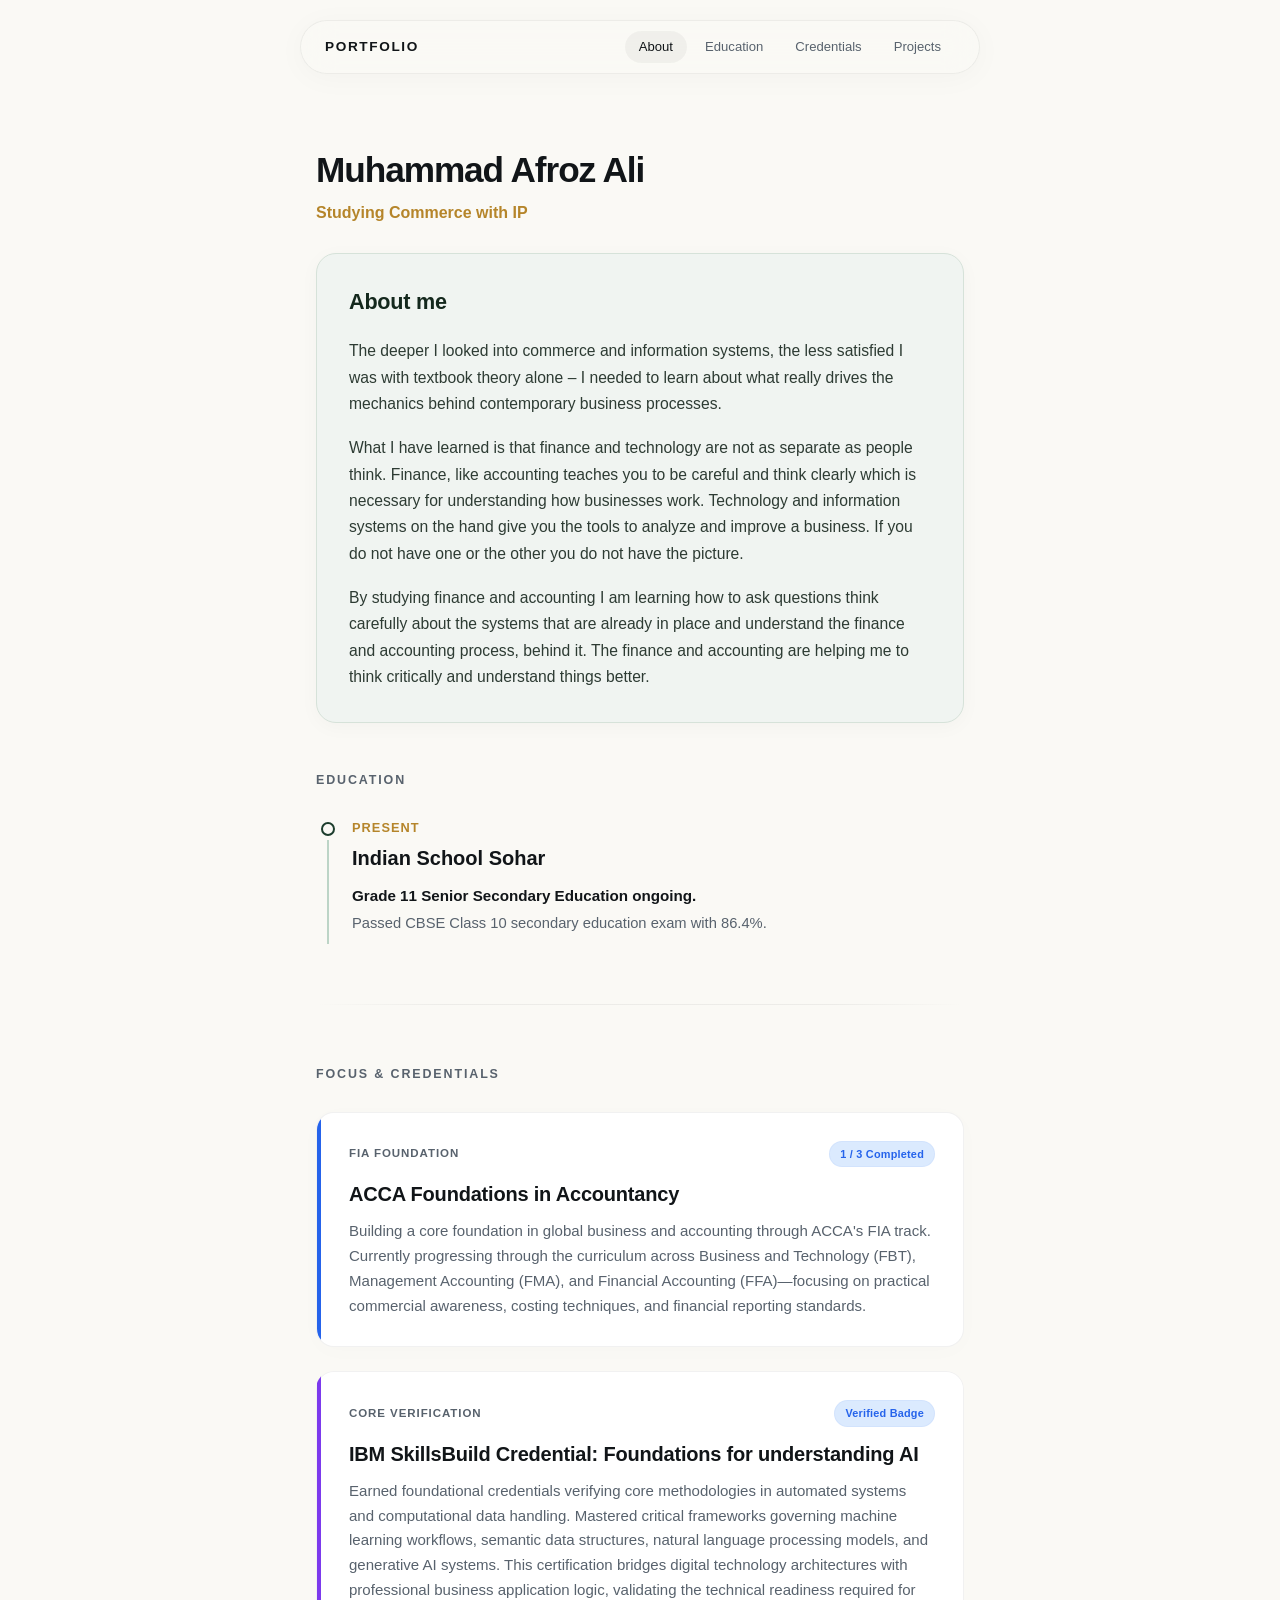
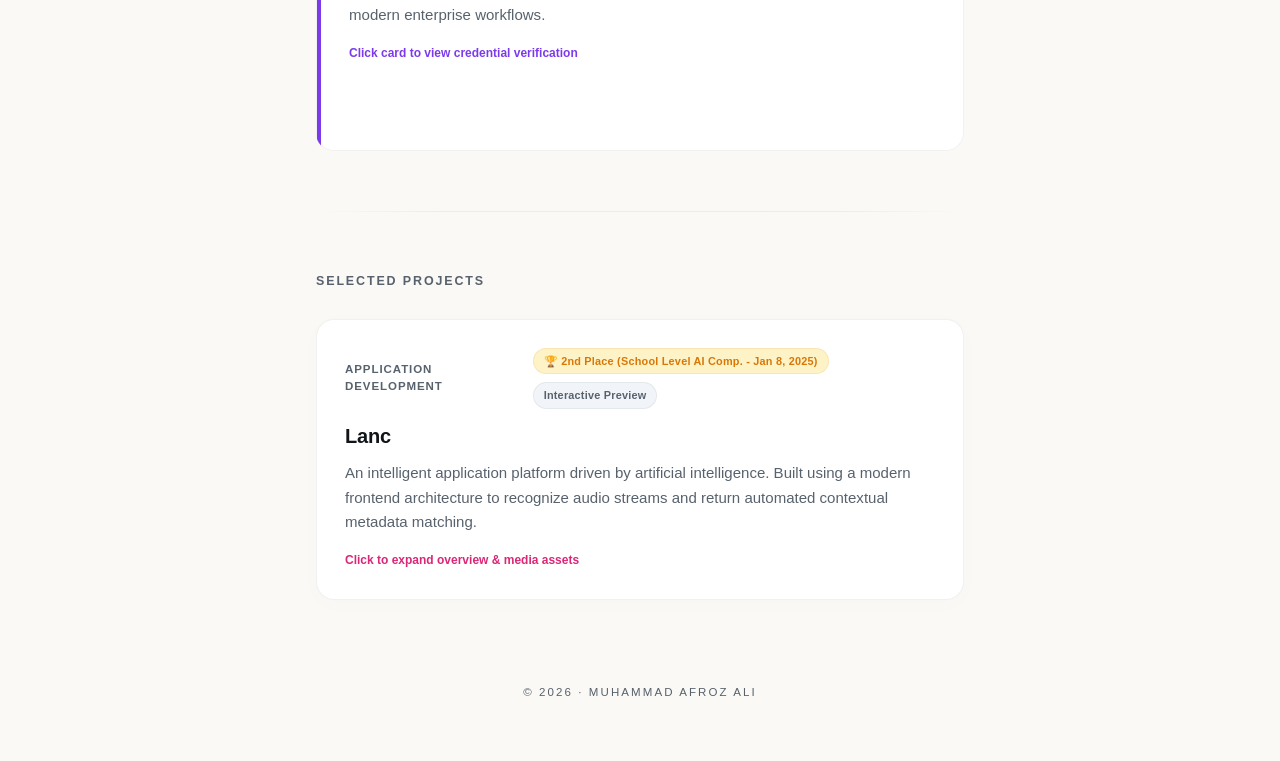
<file: index.html>
<!DOCTYPE html>
<html lang="en">
<head>
    <meta charset="UTF-8">
    <meta name="viewport" content="width=device-width, initial-scale=1.0">
    <title>Muhammad Afroz Ali — Portfolio</title>
    <meta name="description" content="Portfolio of Muhammad Afroz Ali — Commerce student building at the intersection of finance, corporate systems, and AI-driven tools." />
    <link rel="stylesheet" href="style.css">
</head>
<body>
    <nav class="nav-bar">
        <div class="nav-container">
            <a href="#about" class="nav-logo">PORTFOLIO</a>
            <div class="nav-links">
                <a href="#about" class="nav-item active">About</a>
                <a href="#education" class="nav-item">Education</a>
                <a href="#focus" class="nav-item">Credentials</a>
                <a href="#projects" class="nav-item">Projects</a>
            </div>
        </div>
    </nav>

    <main class="content-wrapper">
        <!-- About Section Matching Screenshot 1 -->
        <section id="about" class="scroll-section">
            <h1 class="hero-name">Muhammad Afroz Ali</h1>
            <div class="hero-tag">Studying Commerce with IP</div>

            <div class="bio-card">
                <h2 class="bio-heading">About me</h2>
                <p>The deeper I looked into commerce and information systems, the less satisfied I was with textbook theory alone – I needed to learn about what really drives the mechanics behind contemporary business processes.</p>
                <p>What I have learned is that finance and technology are not as separate as people think. Finance, like accounting teaches you to be careful and think clearly which is necessary for understanding how businesses work. Technology and information systems on the hand give you the tools to analyze and improve a business. If you do not have one or the other you do not have the picture.</p>
                <p>By studying finance and accounting I am learning how to ask questions think carefully about the systems that are already in place and understand the finance and accounting process, behind it. The finance and accounting are helping me to think critically and understand things better.</p>
            </div>
        </section>

        <!-- Education Section Matching Screenshot 2 -->
        <section id="education" class="scroll-section">
            <h2 class="section-title">EDUCATION</h2>
            
            <div class="timeline-container">
                <div class="timeline-item">
                    <div class="timeline-marker">
                        <span class="timeline-circle"></span>
                        <div class="timeline-line"></div>
                    </div>
                    <div class="timeline-body">
                        <span class="timeline-date">PRESENT</span>
                        <h3 class="timeline-school">Indian School Sohar</h3>
                        <p class="timeline-bold">Grade 11 Senior Secondary Education ongoing.</p>
                        <p class="timeline-desc">Passed CBSE Class 10 secondary education exam with 86.4%.</p>
                    </div>
                </div>
            </div>
        </section>

        <div class="section-divider"></div>

        <!-- Credentials Section -->
        <section id="focus" class="scroll-section">
            <h2 class="section-title">Focus &amp; Credentials</h2>
            
            <div class="cards-grid">
                <!-- ACCA Card -->
                <div class="premium-card">
                    <div class="card-edge-accent"></div>
                    <div class="card-body">
                        <div class="card-meta">
                            <span class="meta-label">FIA Foundation</span>
                            <span class="status-badge preparing">1 / 3 Completed</span>
                        </div>
                        <h3 class="card-title">ACCA Foundations in Accountancy</h3>
                        <p class="card-desc">
                            Building a core foundation in global business and accounting through ACCA's FIA track. Currently progressing through the curriculum across Business and Technology (FBT), Management Accounting (FMA), and Financial Accounting (FFA)—focusing on practical commercial awareness, costing techniques, and financial reporting standards.
                        </p>
                    </div>
                </div>

                <!-- IBM Credential Flip Card -->
                <div class="premium-card flip-card" id="ibmCard">
                    <div class="card-flipper">
                        <div class="card-face card-front">
                            <div class="card-edge-accent accent-alt"></div>
                            <div class="card-body">
                                <div class="card-meta">
                                    <span class="meta-label">Core Verification</span>
                                    <span class="status-badge verified">Verified Badge</span>
                                </div>
                                <h3 class="card-title">IBM SkillsBuild Credential: Foundations for understanding AI</h3>
                                <p class="card-desc">
                                    Earned foundational credentials verifying core methodologies in automated systems and computational data handling. Mastered critical frameworks governing machine learning workflows, semantic data structures, natural language processing models, and generative AI systems. This certification bridges digital technology architectures with professional business application logic, validating the technical readiness required for modern enterprise workflows.
                                </p>
                                <span class="flip-hint">Click card to view credential verification</span>
                            </div>
                        </div>
                        <div class="card-face card-back">
                            <div class="embed-container">
                                <iframe src="https://www.credly.com/embedded_badge/8885bbb2-dc7c-4ab9-ae80-7a4115c51c68" width="160" height="270" frameborder="0" scrolling="no" allowtransparency="true" title="IBM Credential"></iframe>
                            </div>
                            <span class="flip-hint back-hint">Click to return</span>
                        </div>
                    </div>
                </div>
            </div>
        </section>

        <div class="section-divider"></div>

        <!-- Selected Projects Section -->
        <section id="projects" class="scroll-section">
            <h2 class="section-title">Selected Projects</h2>
            
            <div class="expandable-project-container" id="lancProjectCard">
                <div class="project-collapsed-view">
                    <div class="card-edge-accent accent-project"></div>
                    <div class="card-body">
                        <div class="card-meta">
                            <span class="meta-label">Application Development</span>
                            <div class="badge-row">
                                <span class="status-badge award-tag">🏆 2nd Place (School Level AI Comp. - Jan 8, 2025)</span>
                                <span class="status-badge live-tag">Interactive Preview</span>
                            </div>
                        </div>
                        <h3 class="card-title">Lanc</h3>
                        <p class="card-desc">An intelligent application platform driven by artificial intelligence. Built using a modern frontend architecture to recognize audio streams and return automated contextual metadata matching.</p>
                        <span class="action-toggle-hint">Click to expand overview &amp; media assets</span>
                    </div>
                </div>

                <div class="project-expanded-view">
                    <div class="expanded-header">
                        <div class="expanded-title-block">
                            <h2>Lanc.</h2>
                            <span class="award-pill">🏆 2nd Place Winner — School Level Artificial Intelligence Competition</span>
                        </div>
                        <button class="close-project-btn" id="closeLancBtn">Collapse</button>
                    </div>
                    
                    <p class="project-detailed-bio">
                        Lanc is an aesthetic, AI-driven music recognizer engineered to provide smooth audio search tracking across multiple platforms. Awarded 2nd place at the school-level Artificial Intelligence competition on January 8th, 2025, this platform bridges interactive client-side design layouts with powerful web processing APIs to translate real-world auditory waveforms into structured information sets instantly.
                    </p>
                    
                    <ul class="project-tech-bullets">
                        <li><strong>Core Engine:</strong> Leverages the AudD music recognition database API for high-precision cloud-based audio footprint fingerprinting and matching.</li>
                        <li><strong>Conversational AI layer:</strong> Integrates ElevenLabs API infrastructure to enable clean, smart chatbot conversational interfaces and fluid text-to-speech interaction loops.</li>
                        <li><strong>Stack Architecture:</strong> Engineered entirely natively utilizing vanilla HTML5 frameworks, custom structural CSS layout styling rules, and dynamic object-oriented asynchronous JavaScript logic.</li>
                    </ul>

                    <div class="carousel-wrapper">
                        <div class="carousel-track-container">
                            <div class="carousel-slide active"><img src="1.png" alt="Lanc App Interface View"></div>
                            <div class="carousel-slide"><img src="7.png" alt="Technical Insights Architecture"></div>
                            <div class="carousel-slide"><img src="8.png" alt="Cross Platform Availability Layout"></div>
                            <div class="carousel-slide"><img src="10.png" alt="Live Playback Spotify Embed Structure"></div>
                            <div class="carousel-slide"><img src="11.png" alt="Lanc Bot Interactive View"></div>
                        </div>
                        
                        <button class="carousel-arrow arrow-left" id="prevSlide">←</button>
                        <button class="carousel-arrow arrow-right" id="nextSlide">→</button>
                        
                        <div class="carousel-dots-container">
                            <span class="carousel-dot active-dot"></span>
                            <span class="carousel-dot"></span>
                            <span class="carousel-dot"></span>
                            <span class="carousel-dot"></span>
                            <span class="carousel-dot"></span>
                        </div>
                    </div>
                </div>
            </div>
        </section>
    </main>

    <footer style="text-align: center; padding: 40px 0 60px; font-size: 0.72rem; letter-spacing: 0.18em; text-transform: uppercase; color: var(--text-muted);">
        © 2026 · Muhammad Afroz Ali
    </footer>

    <script src="script.js"></script>
</body>
</html>
</file>
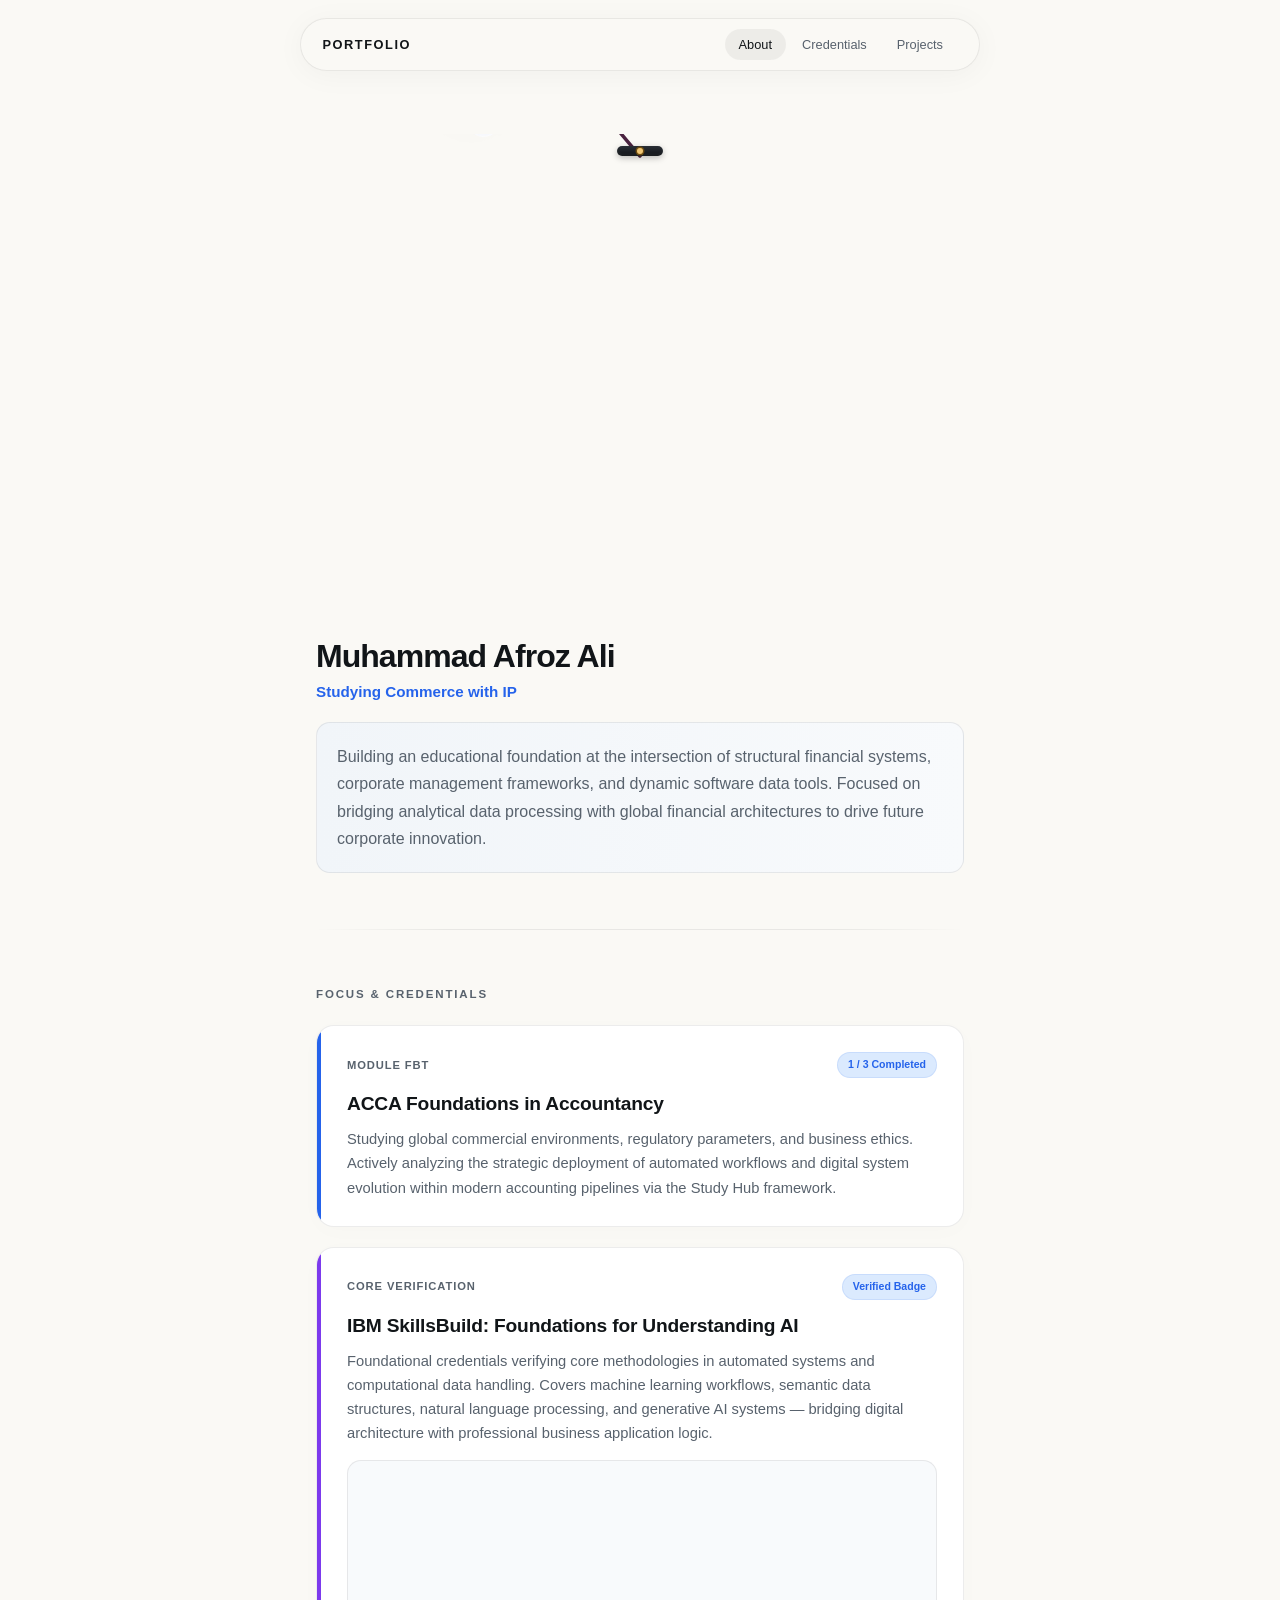
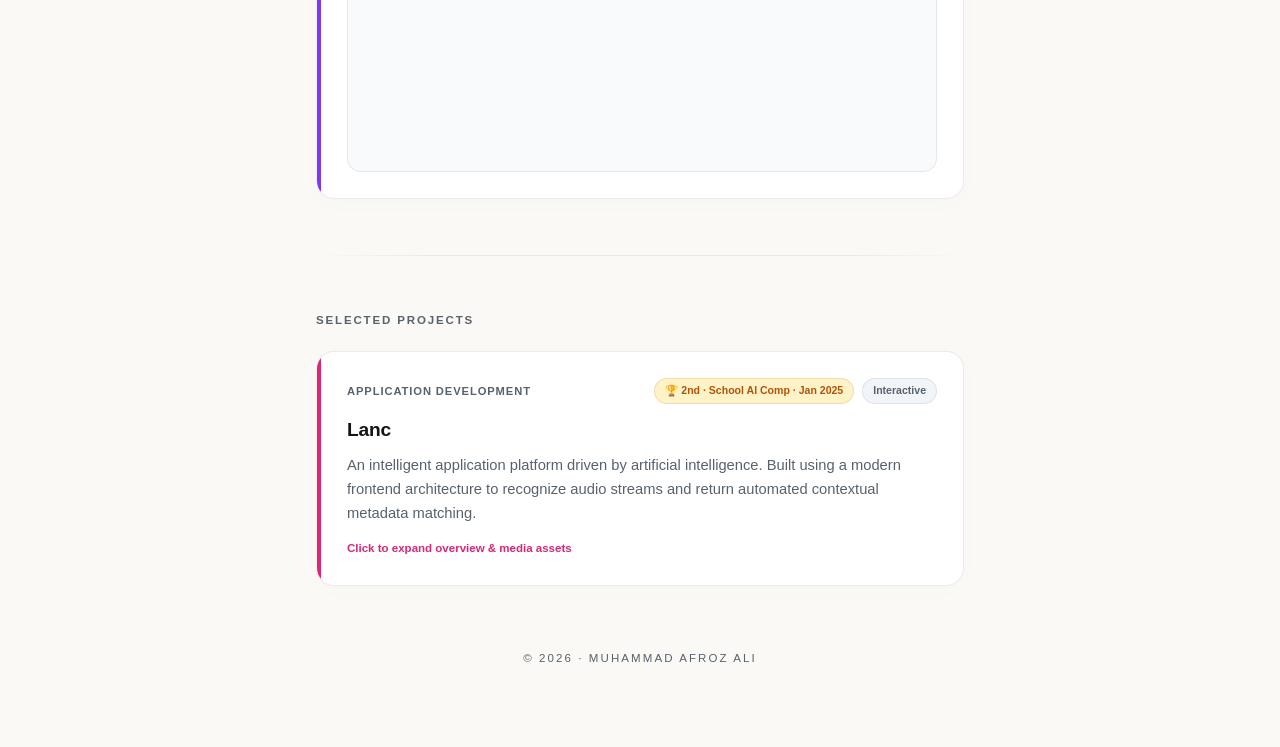
<file: portfolio.html>
<!DOCTYPE html>
<html lang="en">
<head>
  <meta charset="UTF-8" />
  <meta name="viewport" content="width=device-width, initial-scale=1.0" />
  <title>Muhammad Afroz Ali — Portfolio</title>
  <meta name="description" content="Portfolio of Muhammad Afroz Ali — Commerce student building at the intersection of finance, corporate systems, and AI-driven tools." />
  <link rel="stylesheet" href="/portfolio.css" />
</head>
<body>
  <nav class="nav-bar">
    <div class="nav-container">
      <a href="#about" class="nav-logo">PORTFOLIO</a>
      <div class="nav-links">
        <a href="#about" class="nav-item active">About</a>
        <a href="#focus" class="nav-item">Credentials</a>
        <a href="#projects" class="nav-item">Projects</a>
      </div>
    </div>
  </nav>

  <main class="content-wrapper">
    <section id="about" class="section">
      <div class="lanyard-stage" id="lanyardStage" aria-label="Interactive ID card">
        <div class="lanyard-pivot" aria-hidden="true"></div>
        <svg class="rope-svg" aria-hidden="true" preserveAspectRatio="none">
          <path id="ropePath" d="M 0 0" stroke="#4a2340" stroke-width="3.5" fill="none" stroke-linecap="round"></path>
        </svg>
        <div class="lanyard-card" id="lanyardCard">
          <div class="card-inner">
            <div class="card-face front">
              <div class="card-hole"></div>
              <div class="card-front-body">
                <div class="card-avatar">MA</div>
                <div class="card-name">Muhammad Afroz Ali</div>
                <div class="card-role">Commerce with IP · Building</div>
                <div class="card-brand">
                  <span>ID · 2026</span>
                  <span class="card-chip"></span>
                </div>
              </div>
            </div>
            <div class="card-face back">
              <div class="card-hole"></div>
              <div class="card-back-body">
                <div class="line"><span class="k">Name</span><span class="v">Muhammad Afroz Ali</span></div>
                <div class="line"><span class="k">Field</span><span class="v">Commerce · IP</span></div>
                <div class="line"><span class="k">Focus</span><span class="v">Finance × AI</span></div>
                <div class="line"><span class="k">Status</span><span class="v">Studying · Pursuing ACCA FIA Route</span></div>
                <div class="card-back-footer">Access · Portfolio · 2026</div>
              </div>
            </div>
          </div>
        </div>
      </div>

      <h1 class="hero-name">Muhammad Afroz Ali</h1>
      <div class="hero-tag">Studying Commerce with IP</div>
      <p class="bio">
        Building an educational foundation at the intersection of structural financial systems,
        corporate management frameworks, and dynamic software data tools. Focused on bridging
        analytical data processing with global financial architectures to drive future corporate
        innovation.
      </p>
    </section>

    <div class="section-divider"></div>

    <section id="focus" class="section">
      <h2 class="section-title">Focus &amp; Credentials</h2>
      <div class="stack">
        <div class="premium-card">
          <div class="card-edge"></div>
          <div class="card-body">
            <div class="card-meta">
              <span class="meta-label">Module FBT</span>
              <span class="badge progress">1 / 3 Completed</span>
            </div>
            <h3 class="card-title">ACCA Foundations in Accountancy</h3>
            <p class="card-desc">
              Studying global commercial environments, regulatory parameters, and business ethics.
              Actively analyzing the strategic deployment of automated workflows and digital system
              evolution within modern accounting pipelines via the Study Hub framework.
            </p>
          </div>
        </div>

        <div class="premium-card">
          <div class="card-edge alt"></div>
          <div class="card-body">
            <div class="card-meta">
              <span class="meta-label">Core Verification</span>
              <span class="badge verified">Verified Badge</span>
            </div>
            <h3 class="card-title">IBM SkillsBuild: Foundations for Understanding AI</h3>
            <p class="card-desc">
              Foundational credentials verifying core methodologies in automated systems and
              computational data handling. Covers machine learning workflows, semantic data
              structures, natural language processing, and generative AI systems — bridging digital
              architecture with professional business application logic.
            </p>
            <div class="iframe-wrap">
              <iframe title="IBM Credential"
                src="https://www.credly.com/embedded_badge/8885bbb2-dc7c-4ab9-ae80-7a4115c51c68"
                width="160" height="270" frameborder="0" scrolling="no"></iframe>
            </div>
          </div>
        </div>
      </div>
    </section>

    <div class="section-divider"></div>

    <section id="projects" class="section">
      <h2 class="section-title">Selected Projects</h2>

      <div class="premium-card expander" id="lancCard">
        <div class="card-edge project"></div>
        <div style="width:100%">
          <div class="collapsed card-body">
            <div class="card-meta">
              <span class="meta-label">Application Development</span>
              <div class="badge-row">
                <span class="badge award">🏆 2nd · School AI Comp · Jan 2025</span>
                <span class="badge live">Interactive</span>
              </div>
            </div>
            <h3 class="card-title">Lanc</h3>
            <p class="card-desc">
              An intelligent application platform driven by artificial intelligence. Built using a
              modern frontend architecture to recognize audio streams and return automated
              contextual metadata matching.
            </p>
            <span class="hint">Click to expand overview &amp; media assets</span>
          </div>

          <div class="expanded">
            <div class="exp-header">
              <div>
                <h2>Lanc.</h2>
                <span class="badge award">🏆 2nd Place — School Level AI Competition</span>
              </div>
              <button class="close-btn" id="closeLancBtn">Collapse</button>
            </div>
            <p class="expanded-lead">
              Lanc is an aesthetic, AI-driven music recognizer engineered to provide smooth audio
              search tracking across multiple platforms. Awarded 2nd place at the school-level
              Artificial Intelligence competition on January 8th, 2025, this platform bridges
              interactive client-side design with powerful web processing APIs to translate
              real-world auditory waveforms into structured information sets instantly.
            </p>
            <ul class="bullets">
              <li><strong>Core Engine:</strong> AudD music recognition API for high-precision cloud-based audio fingerprinting and matching.</li>
              <li><strong>Conversational AI:</strong> ElevenLabs infrastructure for smart chatbot interfaces and fluid text-to-speech loops.</li>
              <li><strong>Stack:</strong> Vanilla HTML5, custom CSS layout systems, and object-oriented asynchronous JavaScript logic.</li>
            </ul>
            <div class="media-placeholder">
              <span id="slideLabel">Media preview · slide 1 / 5</span>
              <button class="nav-arrow left" id="prevSlide">←</button>
              <button class="nav-arrow right" id="nextSlide">→</button>
            </div>
          </div>
        </div>
      </div>
    </section>

    <footer class="footer">© 2026 · Muhammad Afroz Ali</footer>
  </main>

  <script src="/portfolio.js"></script>
</body>
</html>
</file>
<file: style.css>
:root {
    --bg-base: #faf9f5;        
    --text-primary: #111518;   
    --text-muted: #58626d;     
    --glass-bg: rgba(250, 249, 245, 0.85);
    --border-soft: rgba(17, 21, 24, 0.06);
    --card-surface: #ffffff;
    
    /* Screenshot Colors & Refined About Card Palette */
    --accent-gold: #b5852a;
    --about-card-bg: #f0f4f1;          /* Soft, complementary sage-cream */
    --about-card-border: #d6e2d9;      /* Subtle border accent */
    --about-card-title: #14281d;       /* Deep forest slate for title */
    --about-card-text: #2d3b33;        /* High-contrast readable body text */
    --timeline-line-color: #bcd4c6;
    
    --accent-primary: #2563eb;   
    --accent-secondary: #7c3aed; 
    --accent-project: #db2777;   
    
    --transition-premium: all 0.4s cubic-bezier(0.16, 1, 0.3, 1);
}

html {
    scroll-behavior: smooth;
    background-color: var(--bg-base);
}

* {
    margin: 0;
    padding: 0;
    box-sizing: border-box;
}

body {
    background-color: var(--bg-base);
    color: var(--text-primary);
    font-family: -apple-system, BlinkMacSystemFont, "Segoe UI", Roboto, Helvetica, Arial, sans-serif;
    line-height: 1.5;
    -webkit-font-smoothing: antialiased;
    padding-top: 100px; 
}

/* Nav Bar */
.nav-bar {
    position: fixed;
    top: 20px;
    left: 50%;
    transform: translateX(-50%);
    width: calc(100% - 32px);
    max-width: 680px;
    background: var(--glass-bg);
    backdrop-filter: blur(16px);
    -webkit-backdrop-filter: blur(16px);
    border: 1px solid var(--border-soft);
    border-radius: 30px;
    z-index: 1000;
    box-shadow: 0 4px 30px rgba(0, 0, 0, 0.03);
}

.nav-container {
    display: flex;
    justify-content: space-between;
    align-items: center;
    padding: 10px 24px;
}

.nav-logo {
    font-size: 0.85rem;
    font-weight: 800;
    text-decoration: none;
    color: var(--text-primary);
    letter-spacing: 0.12em;
}

.nav-links {
    display: flex;
    gap: 4px;
}

.nav-item {
    font-size: 0.82rem;
    font-weight: 500;
    text-decoration: none;
    color: var(--text-muted);
    padding: 6px 14px;
    border-radius: 20px;
    transition: var(--transition-premium);
}

.nav-item:hover, .nav-item.active {
    color: var(--text-primary);
    background: rgba(0, 0, 0, 0.04);
}

.content-wrapper {
    width: 100%;
    max-width: 680px;
    margin: 0 auto;
    padding: 20px 16px;
}

.scroll-section {
    padding: 24px 0;
}

/* --- About Section Hero & Refined Complementary Container --- */
.hero-name {
    font-size: 2.2rem;
    font-weight: 800;
    letter-spacing: -0.03em;
    color: var(--text-primary);
    margin-bottom: 4px;
}

.hero-tag {
    font-size: 1rem;
    color: var(--accent-gold);
    font-weight: 600;
    margin-bottom: 28px;
}

.bio-card {
    background-color: var(--about-card-bg);
    border: 1px solid var(--about-card-border);
    border-radius: 20px;
    padding: 32px;
    box-shadow: 0 4px 20px rgba(20, 40, 29, 0.03);
}

.bio-card .bio-heading {
    color: var(--about-card-title);
    font-size: 1.35rem;
    font-weight: 700;
    margin-bottom: 20px;
    letter-spacing: -0.01em;
}

.bio-card p {
    color: var(--about-card-text);
    font-size: 0.98rem;
    line-height: 1.68;
    margin-bottom: 18px;
}

.bio-card p:last-child {
    margin-bottom: 0;
}

/* --- Minimal Line Timeline --- */
.section-title {
    font-size: 0.78rem;
    text-transform: uppercase;
    letter-spacing: 0.15em;
    color: var(--text-muted);
    margin-bottom: 28px;
    font-weight: 600;
}

.timeline-container {
    display: flex;
    flex-direction: column;
    padding-left: 4px;
}

.timeline-item {
    display: flex;
    gap: 16px;
    position: relative;
}

.timeline-marker {
    display: flex;
    flex-direction: column;
    align-items: center;
    width: 16px;
    flex-shrink: 0;
    padding-top: 4px;
}

.timeline-circle {
    width: 14px;
    height: 14px;
    border: 2px solid #1c3d2d;
    border-radius: 50%;
    background-color: var(--bg-base);
    box-sizing: border-box;
    z-index: 2;
}

.timeline-line {
    width: 1.5px;
    background-color: var(--timeline-line-color);
    flex-grow: 1;
    margin-top: 4px;
}

.timeline-body {
    display: flex;
    flex-direction: column;
    padding-bottom: 10px;
}

.timeline-date {
    font-size: 0.8rem;
    font-weight: 800;
    color: var(--accent-gold);
    letter-spacing: 0.08em;
    margin-bottom: 6px;
}

.timeline-school {
    font-size: 1.25rem;
    font-weight: 700;
    color: var(--text-primary);
    margin-bottom: 12px;
}

.timeline-bold {
    font-size: 0.95rem;
    font-weight: 700;
    color: var(--text-primary);
    margin-bottom: 4px;
}

.timeline-desc {
    font-size: 0.92rem;
    color: var(--text-muted);
}

.section-divider {
    height: 1px;
    background: linear-gradient(to right, transparent, var(--border-soft) 20%, var(--border-soft) 80%, transparent);
    margin: 36px 0;
}

/* --- Cards Grid & Premium Cards --- */
.cards-grid {
    display: flex;
    flex-direction: column;
    gap: 24px;
    width: 100%;
}

.premium-card {
    background: var(--card-surface);
    border: 1px solid var(--border-soft);
    border-radius: 18px;
    display: flex;
    overflow: hidden;
    box-shadow: 0 4px 24px rgba(0, 0, 0, 0.015);
    transition: var(--transition-premium);
    width: 100%;
}

.premium-card:hover:not(.flip-card) {
    transform: translateY(-4px);
    box-shadow: 0 20px 35px rgba(37, 99, 235, 0.04);
    border-color: rgba(37, 99, 235, 0.15);
}

.card-edge-accent {
    width: 4px;
    background: var(--accent-primary);
    flex-shrink: 0;
}

.card-edge-accent.accent-alt {
    background: var(--accent-secondary);
}

.card-body {
    padding: 28px;
    width: 100%;
}

.card-meta {
    display: flex;
    justify-content: space-between;
    align-items: center;
    margin-bottom: 14px;
    gap: 10px;
}

.badge-row {
    display: flex;
    gap: 8px;
    flex-wrap: wrap;
}

.meta-label {
    font-size: 0.72rem;
    font-weight: 700;
    text-transform: uppercase;
    letter-spacing: 0.08em;
    color: var(--text-muted);
}

.status-badge {
    font-size: 0.68rem;
    font-weight: 600;
    padding: 4px 10px;
    border-radius: 20px;
    letter-spacing: 0.02em;
    white-space: nowrap;
    border: 1px solid transparent;
}

.status-badge.preparing {
    background: #dbeafe;
    color: var(--accent-primary);
    border-color: rgba(37, 99, 235, 0.05);
}

.status-badge.verified {
    background: #dbeafe;
    color: var(--accent-primary);
    border-color: rgba(37, 99, 235, 0.05);
}

.status-badge.live-tag {
    background: #f1f5f9;
    color: var(--text-muted);
    border-color: var(--border-soft);
}

.status-badge.award-tag {
    background: #fef3c7;
    color: #d97706;
    border-color: rgba(217, 119, 6, 0.1);
}

.card-title {
    font-size: 1.25rem;
    font-weight: 600;
    margin-bottom: 12px;
    letter-spacing: -0.01em;
    line-height: 1.3;
    color: var(--text-primary);
}

.card-desc {
    font-size: 0.94rem;
    line-height: 1.65;
    color: var(--text-muted);
}

.accent-project {
    background: var(--accent-project) !important;
}

/* Expandable Project Container */
.expandable-project-container {
    background: var(--card-surface);
    border: 1px solid var(--border-soft);
    border-radius: 18px;
    overflow: hidden;
    box-shadow: 0 4px 24px rgba(0, 0, 0, 0.015);
    transition: var(--transition-premium);
    width: 100%;
    cursor: pointer;
}

.expandable-project-container:hover:not(.is-expanded) {
    transform: translateY(-4px);
    box-shadow: 0 20px 35px rgba(219, 39, 119, 0.04);
    border-color: rgba(219, 39, 119, 0.15);
}

.action-toggle-hint {
    display: inline-block;
    margin-top: 16px;
    font-size: 0.75rem;
    color: var(--accent-project);
    font-weight: 600;
}

.project-expanded-view {
    display: none;
    padding: 36px;
    opacity: 0;
    transform: translateY(10px);
    transition: opacity 0.4s ease, transform 0.4s ease;
}

.expandable-project-container.is-expanded {
    cursor: default;
    border-color: rgba(0, 0, 0, 0.08);
    background: #fcfbfa;
    box-shadow: 0 10px 30px rgba(0,0,0,0.02);
}

.expandable-project-container.is-expanded .project-collapsed-view {
    display: none;
}

.expandable-project-container.is-expanded .project-expanded-view {
    display: block;
    opacity: 1;
    transform: translateY(0);
}

.expanded-header {
    display: flex;
    justify-content: space-between;
    align-items: flex-start;
    margin-bottom: 24px;
    border-bottom: 1px solid var(--border-soft);
    padding-bottom: 18px;
    gap: 16px;
}

.expanded-title-block h2 {
    font-size: 1.75rem;
    font-weight: 700;
    letter-spacing: -0.03em;
    color: var(--text-primary);
    margin-bottom: 6px;
}

.award-pill {
    display: inline-block;
    font-size: 0.72rem;
    font-weight: 600;
    background: #fef3c7;
    color: #b45309;
    padding: 4px 12px;
    border-radius: 12px;
    border: 1px solid rgba(180, 83, 9, 0.15);
}

.close-project-btn {
    background: #ffffff;
    border: 1px solid var(--border-soft);
    color: var(--text-muted);
    font-size: 0.72rem;
    text-transform: uppercase;
    letter-spacing: 0.05em;
    font-weight: 600;
    padding: 8px 16px;
    border-radius: 12px;
    cursor: pointer;
    transition: var(--transition-premium);
    flex-shrink: 0;
    box-shadow: 0 2px 4px rgba(0,0,0,0.02);
}

.close-project-btn:hover {
    background: var(--text-primary);
    color: #ffffff;
    border-color: var(--text-primary);
}

.project-detailed-bio {
    font-size: 1rem;
    line-height: 1.7;
    color: var(--text-primary);
    margin-bottom: 24px;
}

.project-tech-bullets {
    list-style: none;
    display: flex;
    flex-direction: column;
    gap: 14px;
    margin-bottom: 36px;
    background: #f8fafc;
    padding: 24px;
    border-radius: 14px;
    border: 1px solid var(--border-soft);
}

.project-tech-bullets li {
    font-size: 0.94rem;
    color: var(--text-muted);
    position: relative;
    padding-left: 20px;
    line-height: 1.6;
}

.project-tech-bullets li::before {
    content: "→";
    color: var(--accent-project);
    position: absolute;
    left: 0;
    font-weight: bold;
}

/* Image Carousel */
.carousel-wrapper {
    position: relative;
    width: 100%;
    background: #0f1215; 
    border-radius: 16px;
    overflow: hidden;
    height: 360px;
    display: flex;
    align-items: center;
}

.carousel-track-container {
    position: relative;
    width: 100%;
    height: 100%;
}

.carousel-slide {
    position: absolute;
    top: 0;
    left: 0;
    width: 100%;
    height: 100%;
    opacity: 0;
    transition: opacity 0.5s ease-in-out;
    display: flex;
    justify-content: center;
    align-items: center;
    z-index: 1;
}

.carousel-slide.active {
    opacity: 1;
    z-index: 2;
}

.carousel-slide img {
    max-width: 100%;
    max-height: 100%;
    object-fit: contain; 
}

.carousel-arrow {
    position: absolute;
    top: 50%;
    transform: translateY(-50%);
    background: rgba(255, 255, 255, 0.9);
    backdrop-filter: blur(8px);
    -webkit-backdrop-filter: blur(8px);
    border: 1px solid rgba(0,0,0,0.05);
    width: 40px;
    height: 40px;
    border-radius: 50%;
    font-size: 1rem;
    color: #111518;
    cursor: pointer;
    z-index: 10;
    display: flex;
    align-items: center;
    justify-content: center;
    transition: var(--transition-premium);
    box-shadow: 0 4px 12px rgba(0,0,0,0.08);
}

.carousel-arrow:hover {
    background: var(--text-primary);
    color: #ffffff;
    scale: 1.05;
}

.arrow-left { left: 16px; }
.arrow-right { right: 16px; }

.carousel-dots-container {
    position: absolute;
    bottom: 16px;
    left: 50%;
    transform: translateX(-50%);
    display: flex;
    gap: 8px;
    z-index: 10;
}

.carousel-dot {
    width: 6px;
    height: 6px;
    border-radius: 50%;
    background: rgba(255, 255, 255, 0.3);
    cursor: pointer;
    transition: var(--transition-premium);
}

.carousel-dot.active-dot {
    background: #ffffff;
    width: 20px;
    border-radius: 4px;
}

/* 3D Credential Flip Card */
.flip-card {
    background: transparent !important;
    border: none !important;
    box-shadow: none !important;
    perspective: 1200px;
    cursor: pointer;
    min-height: 380px; 
}

.card-flipper {
    position: relative;
    width: 100%;
    height: 100%;
    min-height: 380px;
    transform-style: preserve-3d;
    transition: transform 0.6s cubic-bezier(0.16, 1, 0.3, 1);
}

.flip-card.is-flipped .card-flipper {
    transform: rotateY(180deg);
}

.card-face {
    position: absolute;
    top: 0;
    left: 0;
    width: 100%;
    height: 100%;
    backface-visibility: hidden;
    -webkit-backface-visibility: hidden;
    border-radius: 18px;
    border: 1px solid var(--border-soft);
    background: var(--card-surface);
    box-shadow: 0 4px 24px rgba(0, 0, 0, 0.015);
}

.card-front {
    display: flex;
    z-index: 2;
    transform: rotateY(0deg);
}

.card-back {
    transform: rotateY(180deg);
    display: flex;
    flex-direction: column;
    justify-content: center;
    align-items: center;
    padding: 24px;
    z-index: 1;
}

.embed-container {
    display: flex;
    justify-content: center;
    align-items: center;
    width: 100%;
    height: 270px; 
    overflow: visible;
}

.embed-container iframe {
    display: block;
    width: 160px;
    height: 270px;
    filter: drop-shadow(0 4px 12px rgba(0,0,0,0.05));
}

.flip-hint {
    display: inline-block;
    margin-top: 16px;
    font-size: 0.75rem;
    color: var(--accent-secondary);
    font-weight: 600;
}

.flip-hint.back-hint {
    margin-top: 12px;
    position: absolute;
    bottom: 20px;
    color: var(--text-muted);
}

@media (max-width: 768px) {
    body { padding-top: 90px; }
    .content-wrapper { padding: 20px 20px; }
    .hero-name { font-size: 1.8rem; }
}

@media (max-width: 480px) {
    body { padding-top: 85px; }
    .nav-bar { top: 12px; }
    .nav-container { padding: 8px 16px; }
    .nav-logo { font-size: 0.75rem; }
    .nav-item { font-size: 0.78rem; padding: 4px 10px; }
    .hero-name { font-size: 1.6rem; }
    .bio-card { padding: 20px; }
    .card-body { padding: 20px; }
    .card-title { font-size: 1.15rem; }
    .card-desc { font-size: 0.9rem; }
    .flip-card, .card-flipper { min-height: 460px; }
    .carousel-wrapper { height: 220px; }
    .carousel-arrow { width: 34px; height: 34px; font-size: 0.85rem; }
    .expanded-header { flex-direction: column-reverse; align-items: flex-start; gap: 12px; }
    .close-project-btn { align-self: flex-end; }
    .project-tech-bullets { padding: 16px; }
}
</file>
<file: portfolio.css>
:root {
  --bg: #faf9f5;
  --fg: #111518;
  --muted: #58626d;
  --border: rgba(17, 21, 24, 0.08);
  --card: #ffffff;
  --primary: #2563eb;
  --secondary: #7c3aed;
  --project: #db2777;
  --glass: rgba(250, 249, 245, 0.78);
  --ease: cubic-bezier(0.16, 1, 0.3, 1);
}
* { margin: 0; padding: 0; box-sizing: border-box; }
html { scroll-behavior: smooth; background: var(--bg); }
body {
  background: var(--bg);
  color: var(--fg);
  font-family: -apple-system, BlinkMacSystemFont, "Segoe UI", Roboto, Helvetica, Arial, sans-serif;
  line-height: 1.5;
  -webkit-font-smoothing: antialiased;
  padding-top: 90px;
}

/* Nav */
.nav-bar {
  position: fixed; top: 18px; left: 50%; transform: translateX(-50%);
  width: calc(100% - 32px); max-width: 680px;
  background: var(--glass);
  backdrop-filter: blur(16px); -webkit-backdrop-filter: blur(16px);
  border: 1px solid var(--border); border-radius: 30px; z-index: 50;
  box-shadow: 0 4px 30px rgba(0, 0, 0, 0.04);
}
.nav-container { display: flex; justify-content: space-between; align-items: center; padding: 10px 22px; }
.nav-logo { font-size: 0.8rem; font-weight: 800; letter-spacing: 0.12em; color: var(--fg); text-decoration: none; }
.nav-links { display: flex; gap: 2px; }
.nav-item {
  font-size: 0.8rem; font-weight: 500; color: var(--muted);
  padding: 6px 14px; border-radius: 20px; text-decoration: none;
  transition: color 0.3s, background 0.3s;
}
.nav-item:hover, .nav-item.active { color: var(--fg); background: rgba(0, 0, 0, 0.05); }

.content-wrapper { width: 100%; max-width: 680px; margin: 0 auto; padding: 20px 16px; }
.section { padding: 24px 0; }
.section-divider {
  height: 1px;
  background: linear-gradient(to right, transparent, var(--border) 20%, var(--border) 80%, transparent);
  margin: 32px 0;
}
.section-title {
  font-size: 0.72rem; text-transform: uppercase; letter-spacing: 0.16em;
  color: var(--muted); margin-bottom: 22px; font-weight: 600;
}

/* Lanyard */
.lanyard-stage {
  position: relative;
  width: 100%;
  height: clamp(380px, 55vh, 540px);
  touch-action: none;
  user-select: none;
  overflow: hidden;
  margin-bottom: 8px;
}
.lanyard-pivot {
  position: absolute; top: 12px; left: 50%; transform: translateX(-50%);
  width: 46px; height: 10px; border-radius: 999px;
  background: linear-gradient(180deg, #2a2f36, #0e1114);
  box-shadow: 0 2px 6px rgba(0,0,0,0.25), inset 0 -2px 3px rgba(255,255,255,0.06);
  z-index: 3;
}
.lanyard-pivot::after {
  content: ""; position: absolute; left: 50%; top: 50%;
  transform: translate(-50%, -50%);
  width: 6px; height: 6px; border-radius: 999px;
  background: #f0c674; box-shadow: 0 0 0 1.5px #6b4a0f;
}
.rope-svg {
  position: absolute; inset: 0; width: 100%; height: 100%;
  pointer-events: none; z-index: 1;
}
.lanyard-card {
  position: absolute; top: 0; left: 0;
  width: 232px; height: 300px;
  transform-origin: 50% 0; cursor: grab; z-index: 2;
  will-change: transform; perspective: 1200px;
}
.lanyard-card:active { cursor: grabbing; }
.card-inner {
  position: relative; width: 100%; height: 100%;
  transition: transform 0.7s cubic-bezier(0.2, 0.9, 0.25, 1.05);
  transform-style: preserve-3d;
}
.lanyard-card.is-flipped .card-inner { transform: rotateY(180deg); }
.card-face {
  position: absolute; inset: 0; border-radius: 16px;
  backface-visibility: hidden; -webkit-backface-visibility: hidden;
  box-shadow:
    0 22px 40px -18px rgba(15, 23, 42, 0.35),
    0 4px 10px -4px rgba(15, 23, 42, 0.15),
    inset 0 1px 0 rgba(255,255,255,0.6);
  overflow: hidden; display: flex; flex-direction: column;
}
.card-face.front {
  background:
    radial-gradient(120% 60% at 50% 0%, #eef2ff 0%, transparent 60%),
    linear-gradient(160deg, #fefefe 0%, #f2f2ef 100%);
  color: var(--fg);
}
.card-face.back {
  transform: rotateY(180deg);
  background: linear-gradient(160deg, #111318 0%, #1c1f27 100%);
  color: #fafafa;
}
.card-hole {
  align-self: center; margin-top: 14px;
  width: 52px; height: 8px; border-radius: 4px;
  background: #0e1114;
  box-shadow: inset 0 1px 2px rgba(255,255,255,0.15);
}
.card-front-body { flex: 1; padding: 18px 20px 18px; display: flex; flex-direction: column; gap: 8px; }
.card-avatar {
  width: 60px; height: 60px; border-radius: 14px;
  background: linear-gradient(135deg, #dbeafe, #cffafe);
  color: var(--primary); font-weight: 800; letter-spacing: 0.06em;
  display: grid; place-items: center; font-size: 1.05rem; margin: 2px 0 4px;
}
.card-name { font-size: 1.05rem; font-weight: 700; letter-spacing: -0.01em; white-space: nowrap; }
.card-role { font-size: 0.78rem; color: var(--muted); font-weight: 500; }
.card-brand {
  margin-top: auto; display: flex; justify-content: space-between; align-items: end;
  font-size: 0.62rem; letter-spacing: 0.18em; color: var(--muted); text-transform: uppercase;
}
.card-chip {
  width: 28px; height: 20px; border-radius: 4px;
  background: linear-gradient(135deg, #d4b467, #8a6a1f);
  box-shadow: inset 0 0 0 1px rgba(0,0,0,0.15);
}
.card-back-body {
  padding: 18px 20px; display: flex; flex-direction: column; gap: 10px;
  height: 100%; font-size: 0.78rem;
}
.card-back-body .line {
  display: flex; justify-content: space-between; align-items: baseline; gap: 10px;
  border-bottom: 1px dashed rgba(255,255,255,0.1); padding-bottom: 6px;
}
.card-back-body .k {
  color: rgba(255,255,255,0.5); font-size: 0.62rem;
  letter-spacing: 0.14em; text-transform: uppercase; flex-shrink: 0;
}
.card-back-body .v {
  font-weight: 600; font-size: 0.75rem; text-align: right; line-height: 1.25;
  min-width: 0;
}
.card-back-footer {
  margin-top: auto; font-size: 0.6rem; letter-spacing: 0.2em;
  color: rgba(255,255,255,0.4); text-transform: uppercase; text-align: center;
}
.tap-hint {
  position: absolute; bottom: 14px; left: 50%; transform: translateX(-50%);
  font-size: 0.7rem; letter-spacing: 0.14em; text-transform: uppercase;
  color: var(--muted); z-index: 2; pointer-events: none; opacity: 0.8;
}

/* Hero */
.hero-name { font-size: clamp(1.55rem, 4.5vw, 2rem); font-weight: 700; letter-spacing: -0.03em; line-height: 1.2; }
.hero-tag { font-size: 0.95rem; font-weight: 600; margin-top: 6px; color: var(--primary); }
.bio {
  font-size: 1rem; line-height: 1.7; color: var(--muted); margin-top: 18px;
  background: linear-gradient(to right, #f1f5f9, #f8fafc);
  padding: 20px; border-radius: 14px; border: 1px solid var(--border);
}

/* Cards */
.stack { display: flex; flex-direction: column; gap: 20px; }
.premium-card {
  background: var(--card); border: 1px solid var(--border); border-radius: 18px;
  display: flex; overflow: hidden; box-shadow: 0 4px 24px rgba(0, 0, 0, 0.015);
  transition: transform 0.5s var(--ease), box-shadow 0.5s, border-color 0.5s;
  width: 100%;
}
.premium-card:hover { transform: translateY(-4px); box-shadow: 0 20px 35px rgba(37, 99, 235, 0.05); }
.card-edge { width: 4px; background: var(--primary); flex-shrink: 0; }
.card-edge.alt { background: var(--secondary); }
.card-edge.project { background: var(--project); }
.card-body { padding: 26px; width: 100%; }
.card-meta { display: flex; justify-content: space-between; align-items: center; gap: 10px; margin-bottom: 14px; flex-wrap: wrap; }
.meta-label { font-size: 0.7rem; font-weight: 700; text-transform: uppercase; letter-spacing: 0.08em; color: var(--muted); }
.badge-row { display: flex; gap: 8px; flex-wrap: wrap; }
.badge {
  font-size: 0.66rem; font-weight: 600; padding: 4px 10px; border-radius: 20px;
  white-space: nowrap; border: 1px solid transparent;
}
.badge.progress { background: #dbeafe; color: var(--primary); border-color: rgba(37, 99, 235, 0.1); }
.badge.verified { background: #dbeafe; color: var(--primary); border-color: rgba(37, 99, 235, 0.1); }
.badge.award { background: #fef3c7; color: #b45309; border-color: rgba(180, 83, 9, 0.15); }
.badge.live { background: #f1f5f9; color: var(--muted); border-color: var(--border); }
.card-title { font-size: 1.2rem; font-weight: 600; margin-bottom: 10px; letter-spacing: -0.01em; line-height: 1.3; }
.card-desc { font-size: 0.92rem; line-height: 1.65; color: var(--muted); }
.hint { display: inline-block; margin-top: 14px; font-size: 0.72rem; font-weight: 600; color: var(--project); }

/* Expander */
.expander { cursor: pointer; }
.expander.open { cursor: default; background: #fcfbfa; }
.expander .expanded { display: none; padding: 32px; }
.expander.open .collapsed { display: none; }
.expander.open .expanded { display: block; }
.exp-header {
  display: flex; justify-content: space-between; align-items: flex-start; gap: 14px;
  margin-bottom: 20px; padding-bottom: 16px; border-bottom: 1px solid var(--border);
}
.exp-header h2 { font-size: 1.6rem; font-weight: 700; letter-spacing: -0.02em; margin-bottom: 6px; }
.close-btn {
  background: var(--card); border: 1px solid var(--border); color: var(--muted);
  font-size: 0.7rem; text-transform: uppercase; letter-spacing: 0.05em; font-weight: 600;
  padding: 8px 14px; border-radius: 12px; cursor: pointer; transition: all 0.3s;
  flex-shrink: 0;
}
.close-btn:hover { background: var(--fg); color: var(--card); border-color: var(--fg); }
.expanded-lead { font-size: 1rem; line-height: 1.7; margin-bottom: 8px; }
.bullets {
  list-style: none; display: flex; flex-direction: column; gap: 12px;
  background: #f8fafc; padding: 20px; border-radius: 14px;
  border: 1px solid var(--border); margin: 18px 0;
}
.bullets li { font-size: 0.9rem; color: var(--muted); padding-left: 18px; position: relative; line-height: 1.6; }
.bullets li::before { content: "→"; position: absolute; left: 0; color: var(--project); font-weight: bold; }

.media-placeholder {
  position: relative; background: #0f1215; border-radius: 14px;
  height: clamp(220px, 42vw, 360px); overflow: hidden;
  display: grid; place-items: center;
  color: rgba(255, 255, 255, 0.55);
  font-size: 0.8rem; letter-spacing: 0.15em; text-transform: uppercase;
}
.nav-arrow {
  position: absolute; top: 50%; transform: translateY(-50%);
  background: rgba(255,255,255,0.9); border: 1px solid rgba(0,0,0,0.05);
  width: 40px; height: 40px; border-radius: 50%; font-size: 1rem;
  color: #111518; cursor: pointer;
  display: grid; place-items: center;
  box-shadow: 0 4px 12px rgba(0,0,0,0.08);
  transition: all 0.3s;
}
.nav-arrow:hover { background: #111518; color: #fff; }
.nav-arrow.left { left: 14px; }
.nav-arrow.right { right: 14px; }

.iframe-wrap {
  display: grid; place-items: center; padding: 20px 0;
  background: #f8fafc; border-radius: 14px; margin-top: 14px;
  border: 1px solid var(--border);
}
.iframe-wrap iframe { display: block; filter: drop-shadow(0 4px 12px rgba(0,0,0,0.05)); }

.footer {
  padding: 40px 0 60px; text-align: center;
  font-size: 0.72rem; letter-spacing: 0.18em; text-transform: uppercase; color: var(--muted);
}

@media (max-width: 640px) {
  .lanyard-card { width: 200px; height: 260px; }
  .content-wrapper { padding: 20px 18px; }
  .exp-header { flex-direction: column-reverse; align-items: flex-start; }
  .close-btn { align-self: flex-end; }
}
@media (max-width: 420px) {
  .lanyard-card { width: 186px; height: 246px; }
  .card-name { font-size: 0.98rem; }
  .card-body { padding: 22px; }
}
</file>
